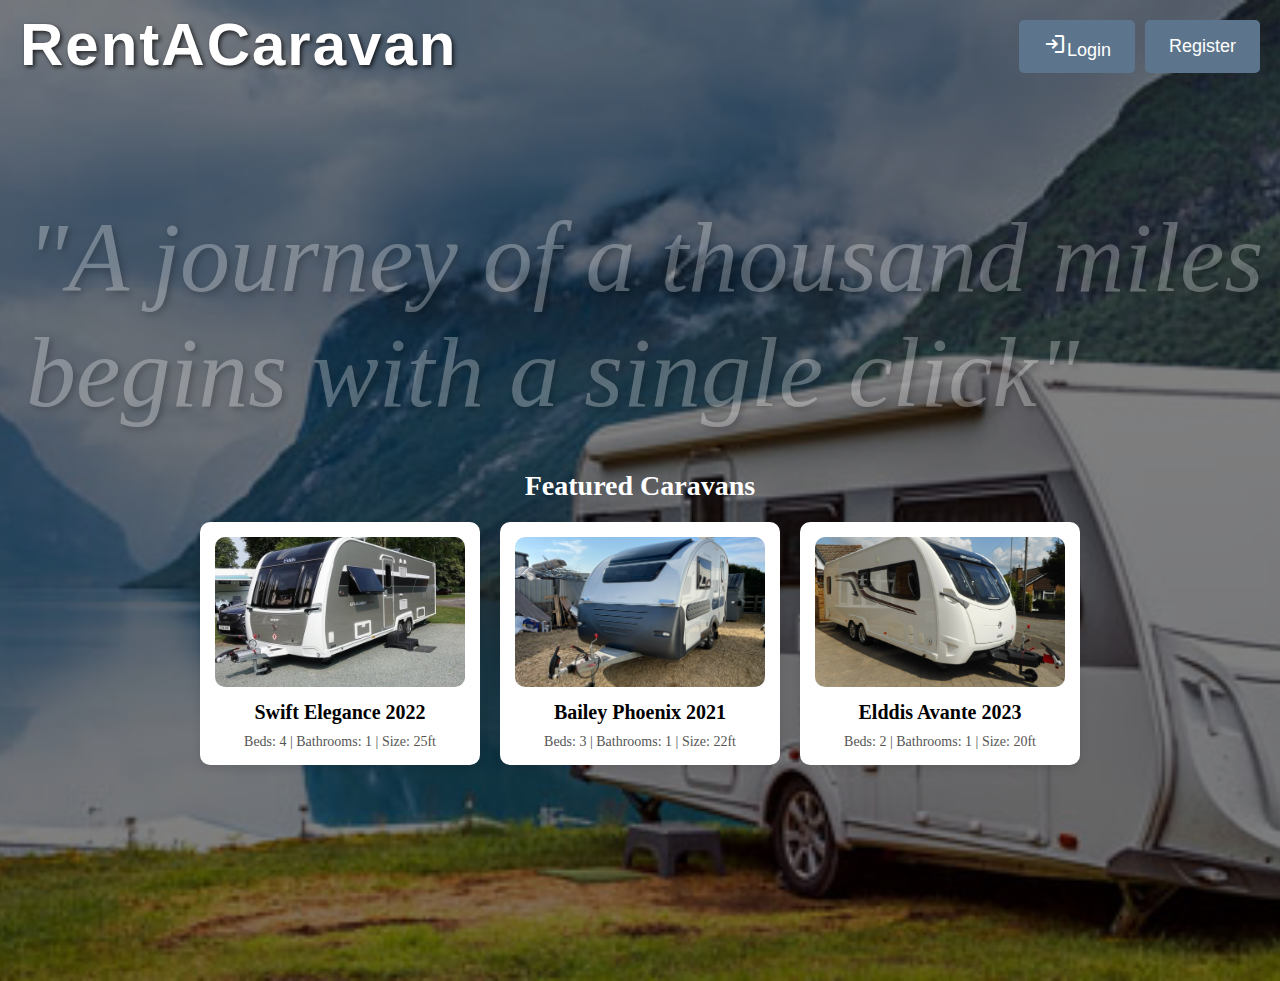
<file: index.html>
<!DOCTYPE html>
<html lang="en">
    <link rel="stylesheet" href="https://fonts.googleapis.com/css2?family=Material+Symbols+Outlined:opsz,wght,FILL,GRAD@24,400,0,0&icon_names=login" />

<head>
    <title>RentACaravan</title>
    <link rel="stylesheet" href="style.css">
</head>
<body>
    <div class="main">
        <!-- Navigation bar -->
        <nav class="navbar">
            <div class="icon">
                <h2 class="logo">RentACaravan</h2>
                <div class="quote-container">
                    <p class="quote-content">"A journey of a thousand miles<br>begins with a single click"</p>
                </div>
            </div>
            <div class="buttons">
                <button type="button" class="login"><span class="material-symbols-outlined">
                    login
                    </span>Login</button>
                <button type="button" class="register">Register</button>
            </div>
        </nav>

        <!-- Caravan Listing Section -->
        <section class="caravan-list">
            <h2 id="featcar">Featured Caravans</h2>
            <div class="caravan-container">
                <!-- Caravan 1 -->
                <div class="caravan-box">
                    <img src="caravan1.jpg" alt="Caravan 1">
                    <h3>Swift Elegance 2022</h3>
                    <p>Beds: 4 | Bathrooms: 1 | Size: 25ft</p>
                </div>

                <!-- Caravan 2 -->
                <div class="caravan-box">
                    <img src="caravan2.jpg" alt="Caravan 2">
                    <h3>Bailey Phoenix 2021</h3>
                    <p>Beds: 3 | Bathrooms: 1 | Size: 22ft</p>
                </div>

                <!-- Caravan 3 -->
                <div class="caravan-box">
                    <img src="caravan3.jpeg" alt="Caravan 3">
                    <h3>Elddis Avante 2023</h3>
                    <p>Beds: 2 | Bathrooms: 1 | Size: 20ft</p>
                </div>
            </div>
        </section>
    </div>
</body>
</html>
</file>
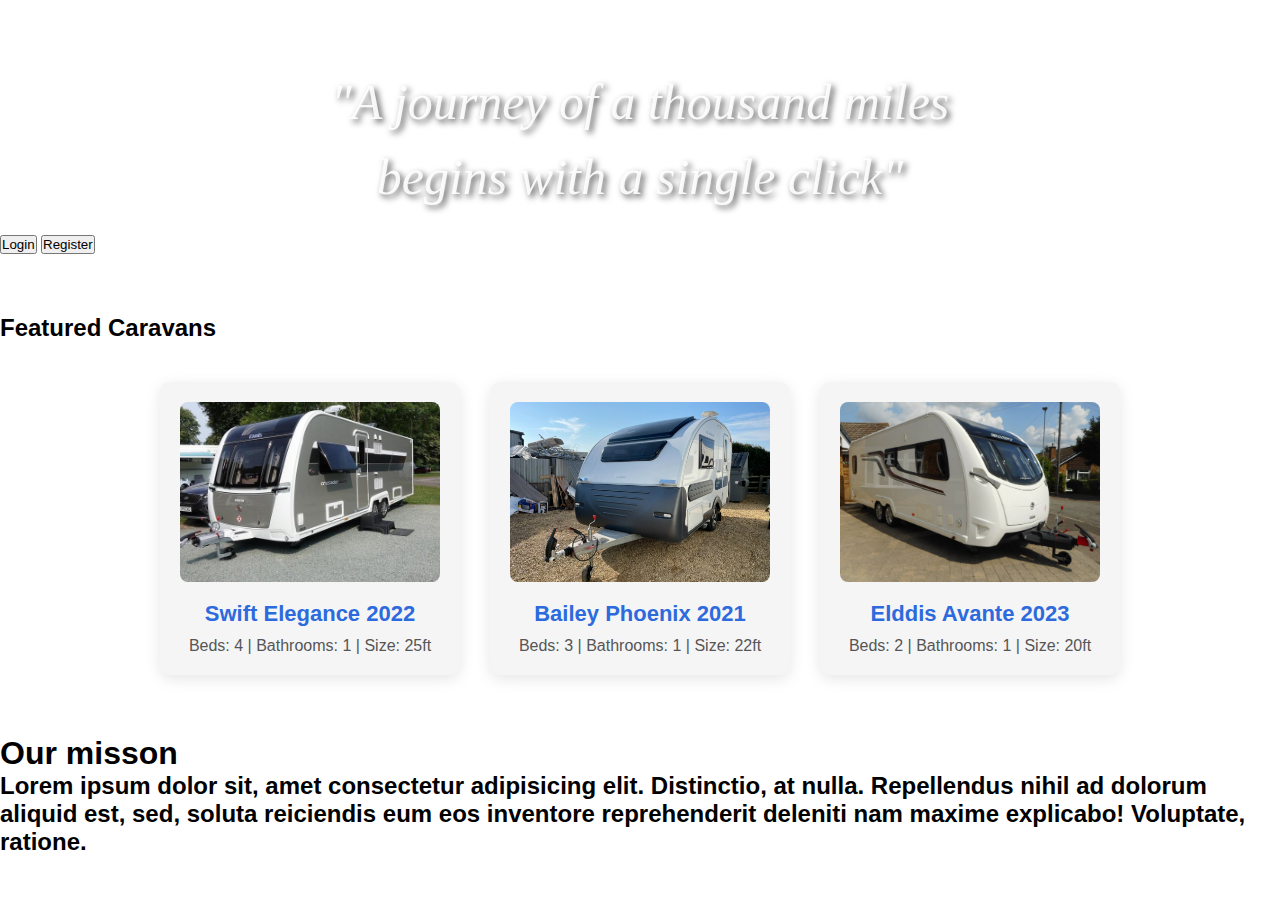
<file: pages/index.html>
<!DOCTYPE html>
<html lang="en">

<head>
    <title>RentACaravan</title>
    <link rel="stylesheet" href="style\index.css">
</head>
<body>
    <div class="main">
        <!-- Navigation bar -->
        <nav class="navbar">
            <div class="icon">
                <h2 class="logo">RentACaravan</h2>
                <div class="quote-container">
                    <p class="quote-content">"A journey of a thousand miles<br>begins with a single click"</p>
                </div>
            </div>
            <div class="buttons">
                <button type="button" class="login" onclick="window.location.href='login.html'">Login</button>
                <button type="button" class="register" onclick="window.location.href='register.html'">Register</button>
                
                    
                    
            </div>
        </nav>

        <!-- Caravan Listing Section -->
        <section class="caravan-list">
            <h2 id="featcar">Featured Caravans</h2>
            <div class="caravan-container">
                <!-- Caravan 1 -->
                <div class="caravan-box">
                    <img src="caravan1.jpg" alt="Caravan 1">
                    <h3>Swift Elegance 2022</h3>
                    <p>Beds: 4 | Bathrooms: 1 | Size: 25ft</p>
                </div>

                <!-- Caravan 2 -->
                <div class="caravan-box">
                    <img src="caravan2.jpg" alt="Caravan 2">
                    <h3>Bailey Phoenix 2021</h3>
                    <p>Beds: 3 | Bathrooms: 1 | Size: 22ft</p>
                </div>

                <!-- Caravan 3 -->
                <div class="caravan-box">
                    <img src="caravan3.jpeg" alt="Caravan 3">
                    <h3>Elddis Avante 2023</h3>
                    <p>Beds: 2 | Bathrooms: 1 | Size: 20ft</p>
                </div>
            </div>
        </section>
    </div>
    <section>
        <h1>Our misson</h1>
            <h2>Lorem ipsum dolor sit, amet consectetur adipisicing elit. Distinctio, at nulla. Repellendus nihil ad dolorum aliquid est, sed, soluta reiciendis eum eos inventore reprehenderit deleniti nam maxime explicabo! Voluptate, ratione.</h2>
    </section>
</body>
</html>
</file>
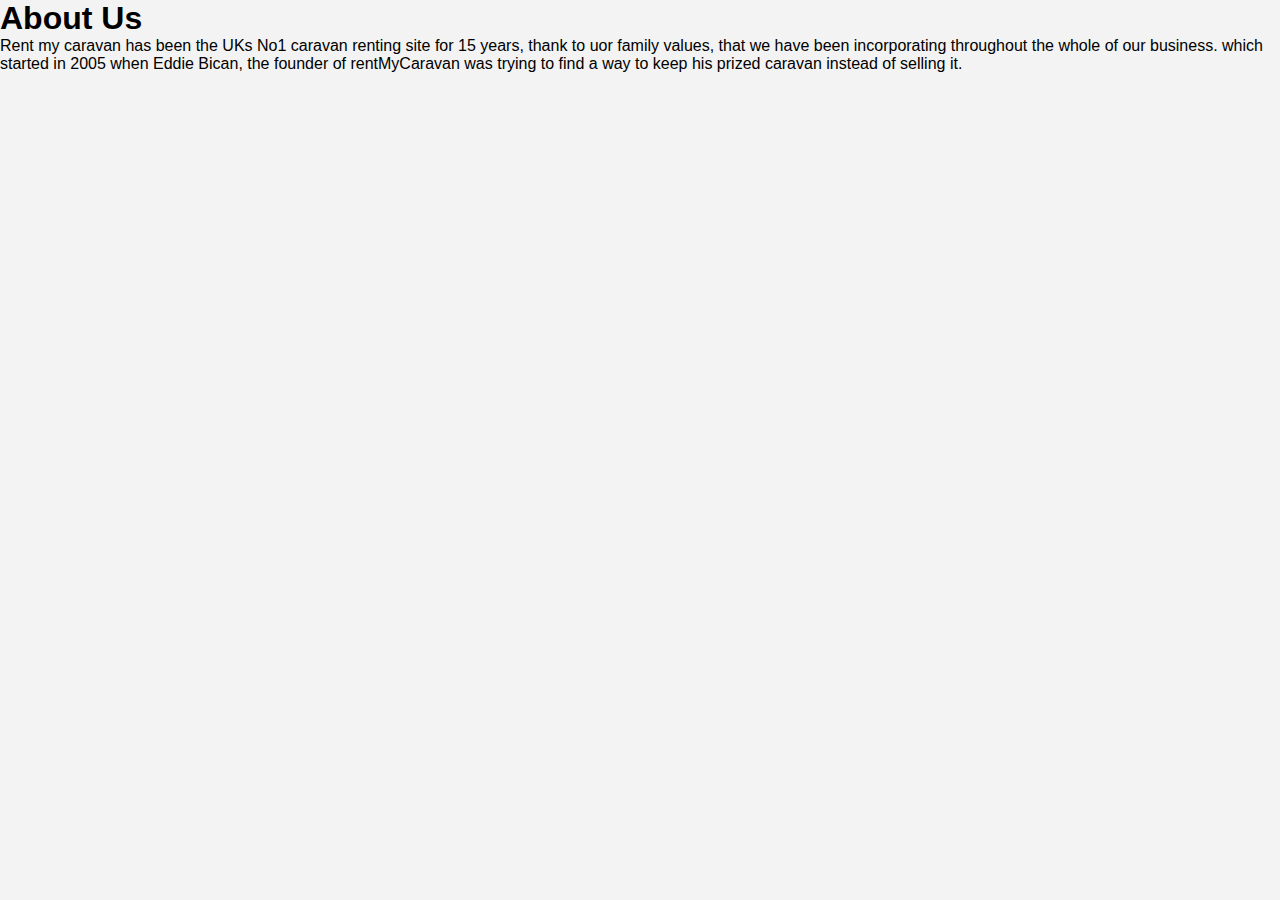
<file: pages/aboutUS.html>
<!DOCTYPE html>
<meta charset="UTF-8">
<html lang="en">
    
    <link rel="stylesheet" href="https://fonts.googleapis.com/css2?family=Material+Symbols+Outlined:opsz,wght,FILL,GRAD@24,400,0,0&icon_names=login" />

<head>
    <title>RentACaravan</title>
    <link rel="stylesheet" href="style.css">

</head>

<body>
    <h1> About Us</h1> <!-- title -->
    <p> Rent  my caravan has been the UKs No1 caravan renting site for 15 years,
         thank to uor family values, that we have been incorporating throughout 
        the whole of our business.
        which started in 2005 when Eddie Bican, the founder of rentMyCaravan was 
        trying to find a way to keep his prized caravan instead of selling it.
        
        
    </p>

    


</body>



</html>
</file>
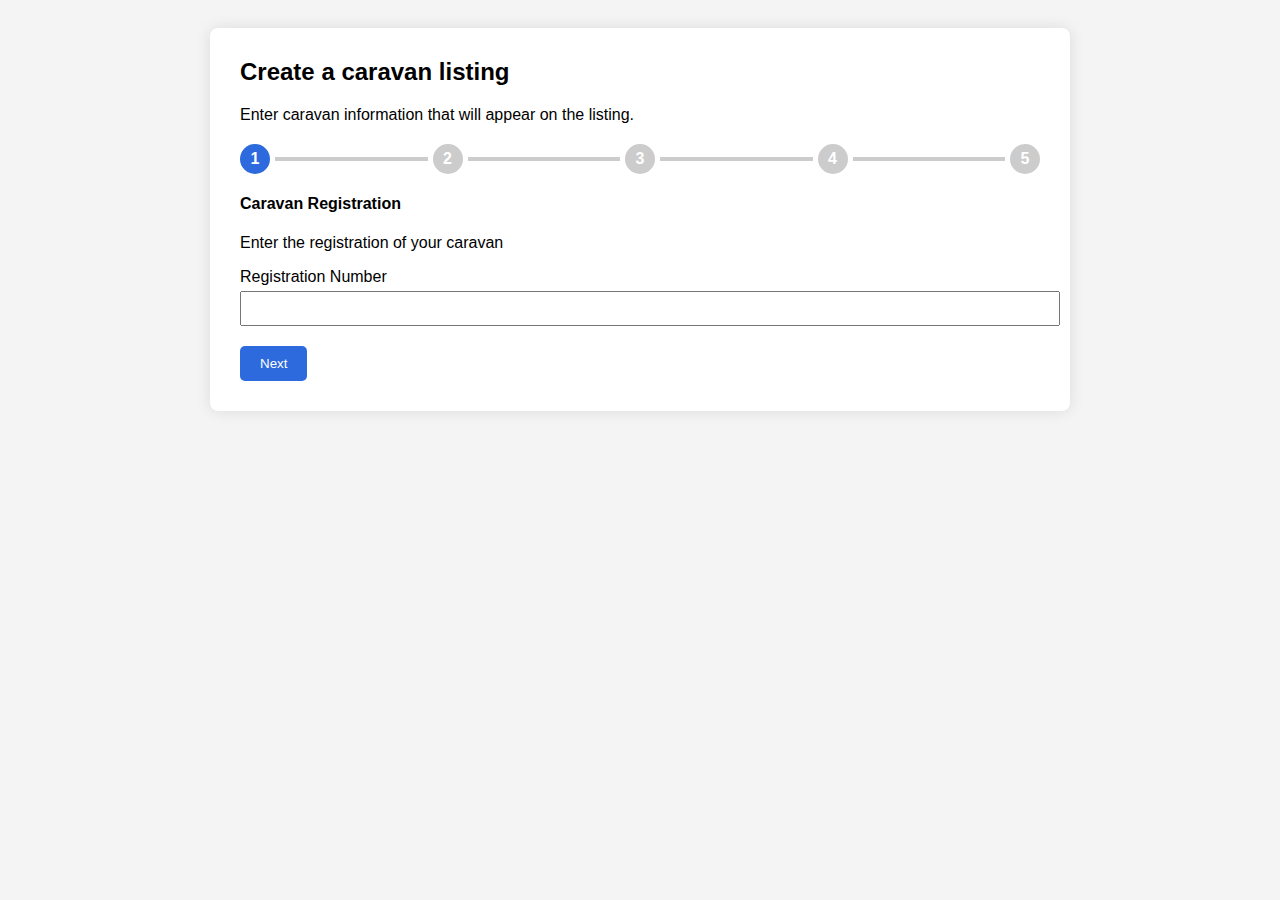
<file: pages/addCaravan.html>
<!DOCTYPE html>
<html lang="en">
<head>
  <meta charset="UTF-8">
  <title>Caravan Listing Form</title>
  <link rel="stylesheet" href="style\add-caravan.css">
  <script defer src="scripts/addCaravan.js"></script>
</head>
<body>

<form class="form" method="POST">
  <div class="header">
    <h2>Create a caravan listing</h2>
    <p>Enter caravan information that will appear on the listing.</p>
  </div>

  <div class="body">
    <div class="pagination">
      <div class="number">1</div>
      <div class="bar"></div>
      <div class="number">2</div>
      <div class="bar"></div>
      <div class="number">3</div>
      <div class="bar"></div>
      <div class="number">4</div>
      <div class="bar"></div>
      <div class="number">5</div>
    </div>
  </div>

  <div class="steps">
    <!-- Step 1 -->
    <div class="step active">
      <h4>Caravan Registration</h4>
      <p>Enter the registration of your caravan</p>
      <div class="grid">
        <div class="col">
          <label for="reg">Registration Number</label>
          <input type="text" id="reg" name="reg">
          <div class="error"></div>
        </div>
      </div>
      <div class="navigation">
        <button type="button" class="next">Next</button>
      </div>
    </div>

    <!-- Step 2 -->
    <div class="step">
      <h4>Caravan Details</h4>
      <p>What is the bodytype of the caravan?</p>
      <br>
      <div class="grid">
        <div class="col">
          <div class="radio">
            <input type="radio" id="body-trailer" name="bodyType">
            <label for="body-trailer">Trailer Caravan</label>
          </div>
        </div>
        <div class="col">
          <div class="radio">
            <input type="radio" id="body-motorhome" name="bodyType">
            <label for="body-motorhome">Motorhome Caravan</label>
          </div>
        <div class="error"></div>
        </div>
        <div class="col">
          <label for="make">Make</label>
          <input type="text" id="make" name="make">
          <div class="error"></div>
        </div>
        <div class="col">
          <label for="model">Model</label>
          <input type="text" id="model" name="model">
          <div class="error"></div>
        </div>
        <div class="col">
          <label for="year">Year</label>
          <input type="number" id="year" name="year">
          <div class="error"></div>
        </div>
        <div class="col">
          <label for="mileage">Mileage</label>
          <input type="number" id="mileage" name="mileage">
          <div class="error"></div>
        </div>
        
        <div class="col">
            <p>Select transmission type</p>
            <div class="radio">
              <input type="radio" id="trans-auto" name="transmission" value="automatic">
              <label for="trans-auto">Automatic</label>
          
              <input type="radio" id="trans-manual" name="transmission" value="manual">
              <label for="trans-manual">Manual</label>
            </div>
            <div class="error"></div>
        </div>
          
        <div class="col sleep-col">
          <div class="sleep">
              <label for="bed">Sleeps</label>
              <select name="bed" id="bed">
                <option value="1">1</option>
                <option value="2">2</option>
                <option value="3">3</option>
                <option value="4">4</option>
                <option value="5">5</option>
                <option value="6">6</option>
                <option value="7">7</option>
                <option value="8">8</option>
                <option value="more">8+</option>
              </select>
          </div>
        </div>
          
        <div class="col fuel-col">
          <div class="fuel">
            <label for="fuel">Fuel Type</label>
            <select id="fuel" name="fuel">
              <option value="petrol">Petrol</option>
              <option value="diesel">Diesel</option>
              <option value="lpg">LPG</option>
              <option value="electric">Electric</option>
            </select>
          </div>
        </div>
      </div>
      <div class="navigation">
        <button type="button" class="prev">Previous</button>
        <button type="button" class="next">Next</button>
      </div>
    </div>

    <!-- Step 3 -->
    <div class="step">
      <h4>Caravan Description</h4>
      <p><label for="description">Tell us more about your caravan and what makes it special</label></p>
      <textarea name="description" id="description" rows="6" cols="60"></textarea>
      <div class="error"></div>
      <p>Upload images of your caravan here</p>
      <input type="file" id="caravanImage" name="caravanImage">
      <div class="error"></div>
      <div class="navigation">
        <button type="button" class="prev">Previous</button>
        <button type="button" class="next">Next</button>
      </div>
    </div>

    <!-- Step 4 -->
    <div class="step">
      <h4>Caravan Location</h4>
      <p>Please tell us where the caravan is located</p>
      <div class="grid">
        <div class="col">
          <label for="address1">Address Line 1</label>
          <input type="text" id="address1" name="address1">
          <div class="error"></div>
        </div>
        <div class="col">
          <label for="address2">Address Line 2</label>
          <input type="text" id="address2" name="address2">
        </div>
        <div class="col">
          <label for="city">City</label>
          <input type="text" id="city" name="city">
          <div class="error"></div>
        </div>
        <div class="col">
          <label for="postcode">Postcode</label>
          <input type="text" id="postcode" name="postcode">
          <div class="error"></div>
        </div>
      </div>
      <div class="navigation">
        <button type="button" class="prev">Previous</button>
        <button type="button" class="next">Next</button>
      </div>
    </div>

    <!-- Step 5 -->
    <div class="step">
      <h4>Caravan Pricing</h4>
      <p>Please enter the price to rent the caravan per day</p>
      <div class="grid">
        <div class="col">
          <label for="price">Price per day</label>
          <input type="number" id="price" name="price">
          <div class="error"></div>
        </div>
      </div>
      <div class="navigation">
        <button type="button" class="prev">Previous</button>
        <button type="submit">Submit</button>
      </div>
    </div>
  </div>
</form>

</body>
</html>
</file>
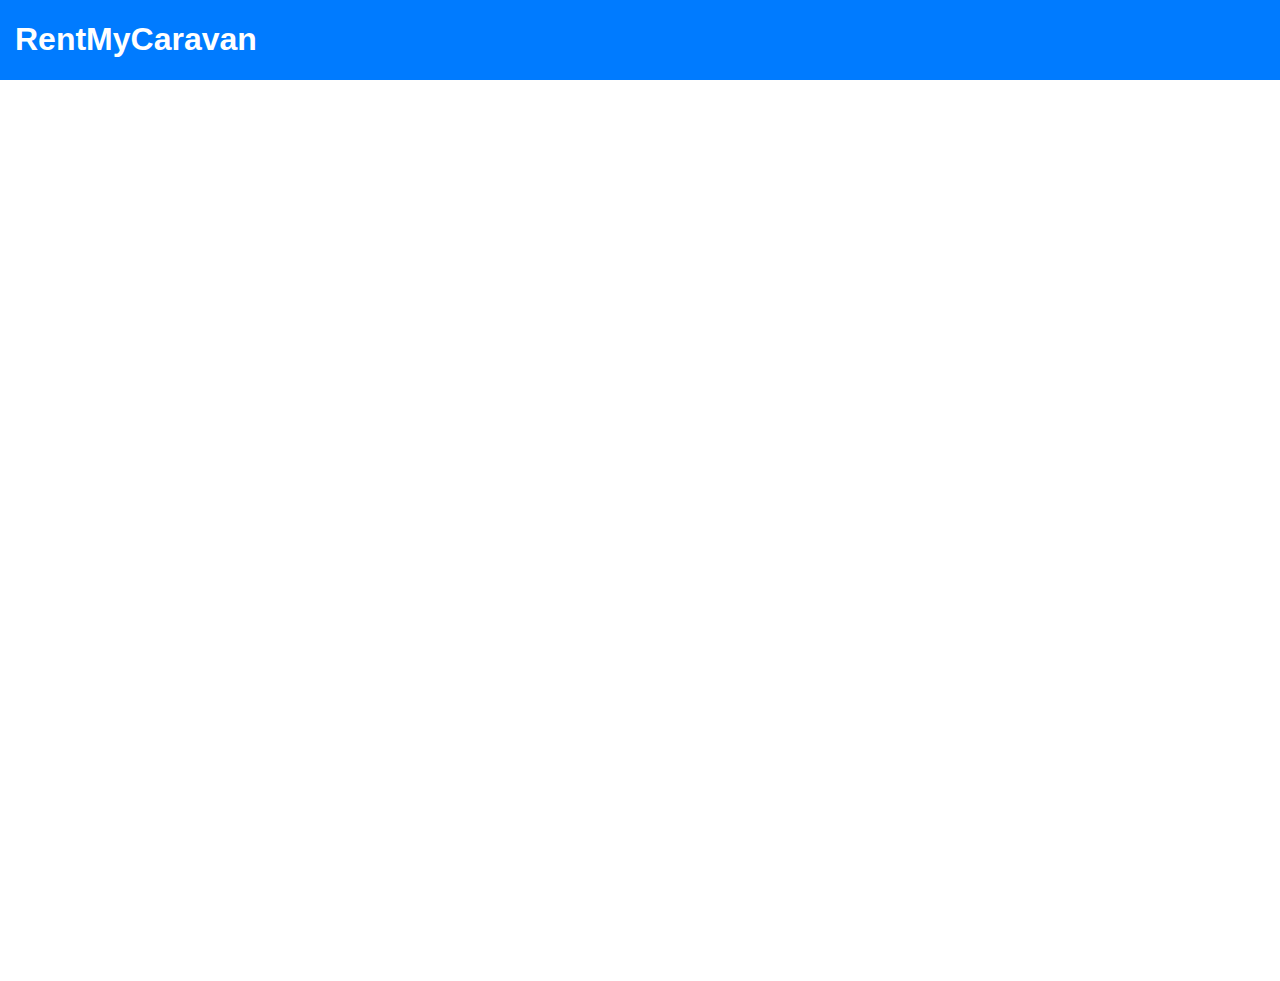
<file: pages/caravanListing.html>
<!DOCTYPE html>
<meta charset="UTF-8">
<html lang="en">
    
    <link rel="stylesheet" href="https://fonts.googleapis.com/css2?family=Material+Symbols+Outlined:opsz,wght,FILL,GRAD@24,400,0,0&icon_names=login" />

<head>
    <title>RentACaravan</title>
    <link rel="stylesheet" href="style/caravanListing.css">

</head>

<body>
    <div class="caravanListingPage">
        <div id="HeadingBorder">
            <h1 id="PageTitle"><a href="index.html">RentMyCaravan</a></h1> <!-- title -->
        </div>
        

            
        

    </div>
    

    


</body>



</html>
</file>
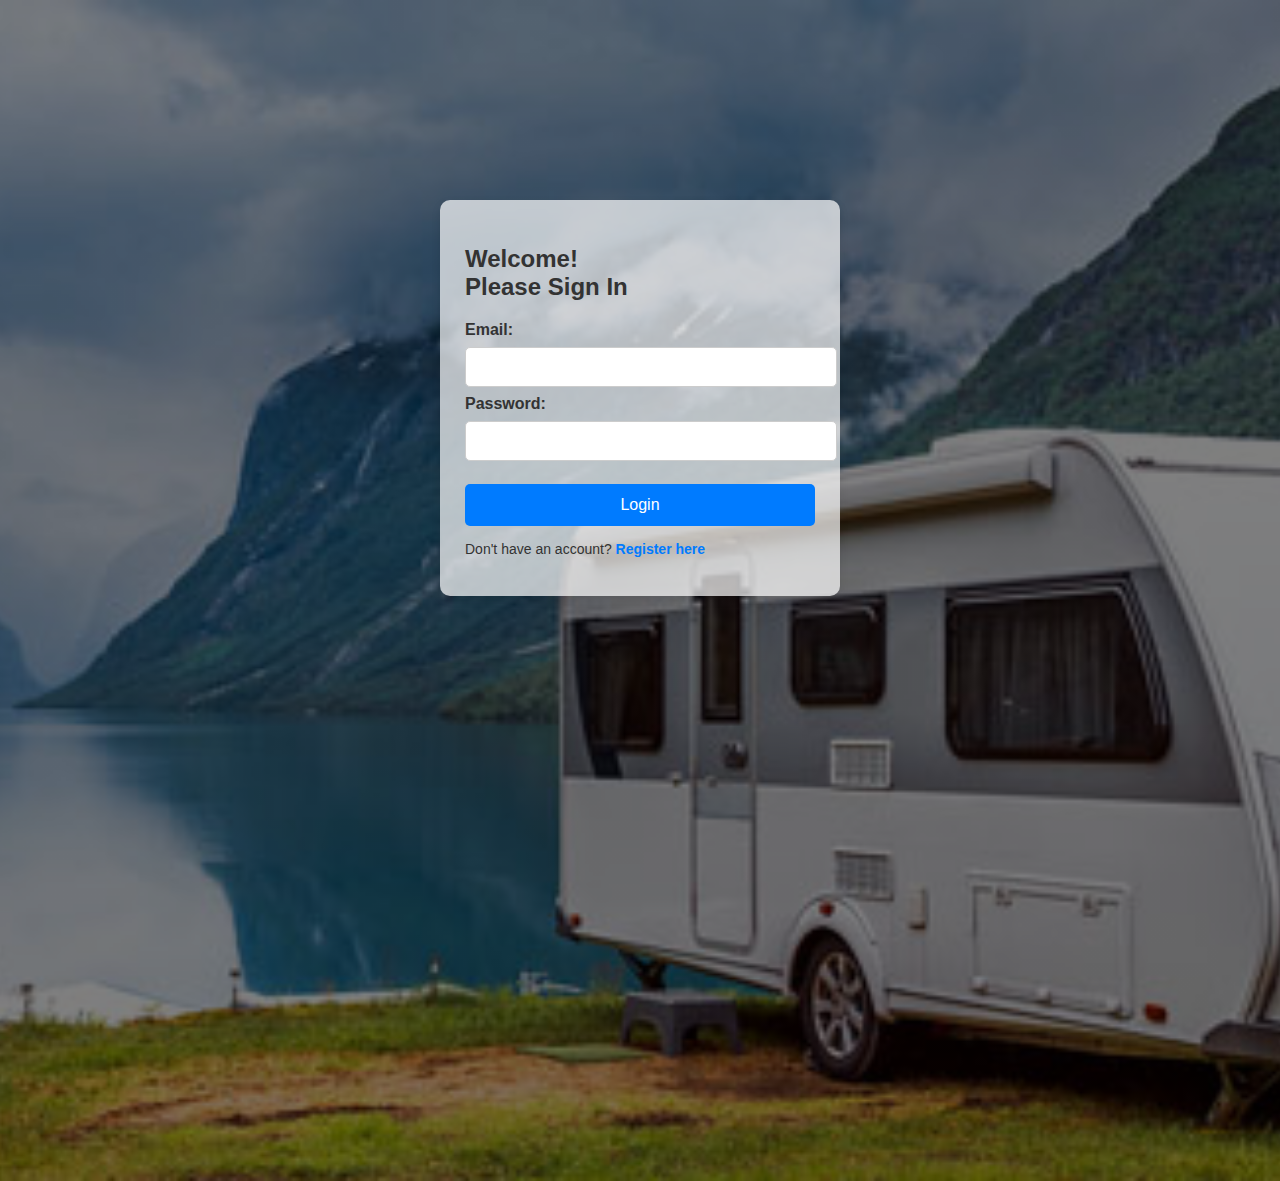
<file: pages/login.html>
<!DOCTYPE html>
<html lang="en">
<head>
    <title>Login - RentACaravan</title>
    <link rel="stylesheet" href="style/login.css">
</head>
<body>
    <div class="main-login">
        <div class="login-container">
            <h2>Welcome! <br>Please Sign In</h2>
            <form action="dashboard.html" method="POST">
                <label for="email">Email:</label>
                <input type="email" id="email" name="email" required>

                <label for="password">Password:</label>
                <input type="password" id="password" name="password" required>

                <button type="submit" class="button">Login</button>
            </form>
            <p>Don't have an account? <a href="register.html">Register here</a></p>
        </div>
    </div>
</body>
</html>
</file>
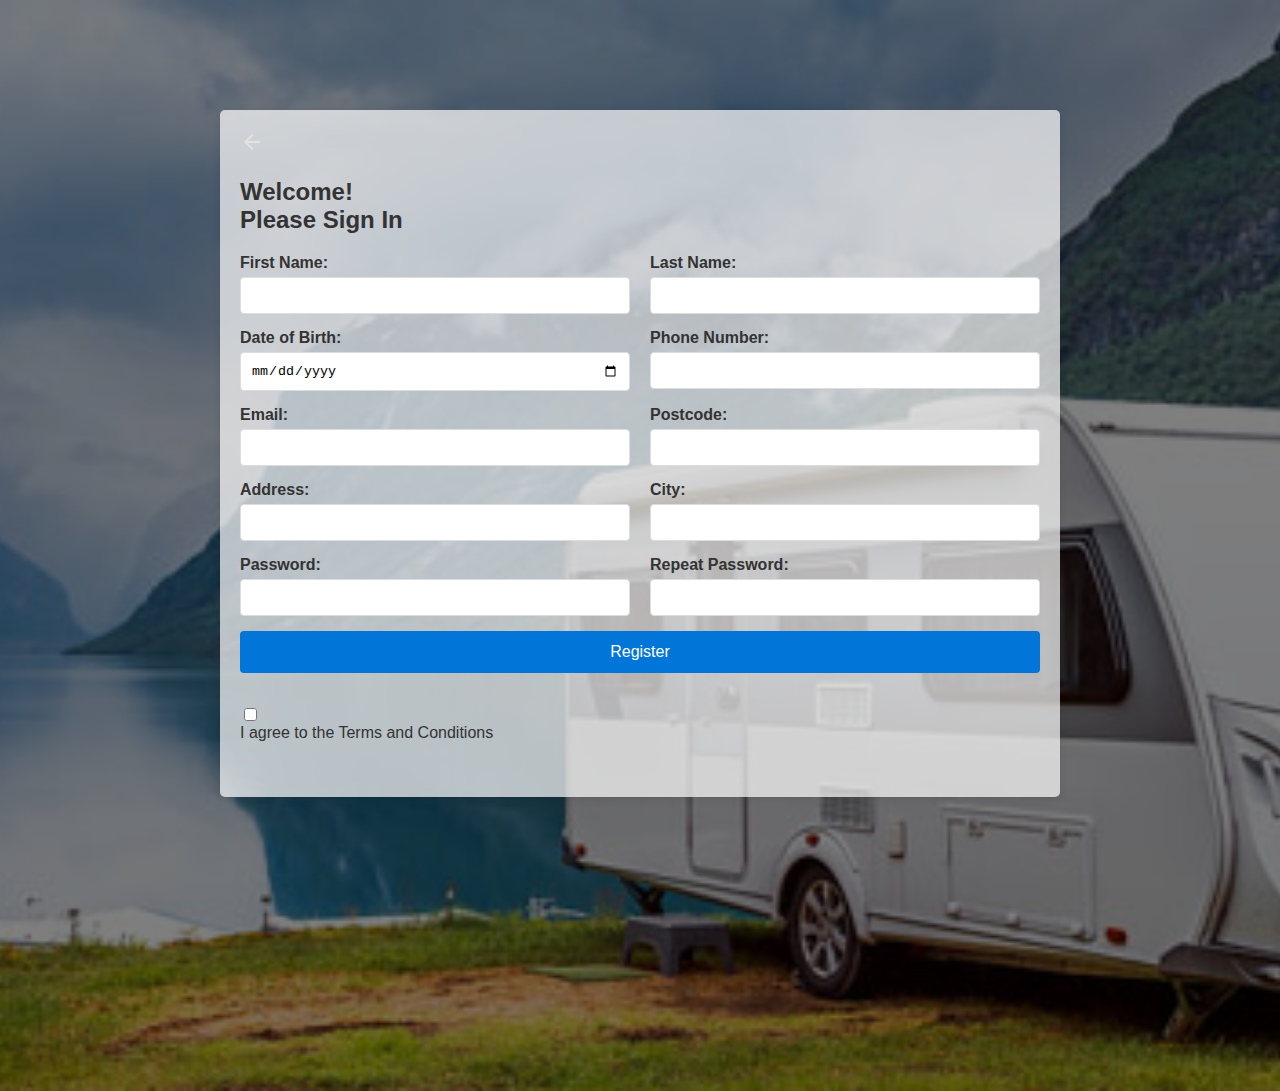
<file: pages/register.html>
<!DOCTYPE html>
<html lang="en">
<head>
    <meta charset="UTF-8">
    <meta name="viewport" content="width=device-width, initial-scale=1.0">
    <title>Registration Form</title>
    <link rel="stylesheet" href="style/reg.css">
    <script defer src="scripts/reg.js"></script>
</head>
<body>
    <div class="main-reg">
        <div class="form-container">
            <form id="registration-form">
                <a href="index.html" class="returnArrow"><img src="style/returnArrow.svg"></a>
                <h2>Welcome! <br>Please Sign In</h2>

                <div class="form-row">
                    <!-- Left Column -->
                    <div class="form-group">
                        <label for="firstName">First Name:</label>
                        <input type="text" id="firstName" name="firstName" >
                        <div class="error"></div>
                    </div>
                    
                    <!-- Right Column -->
                    <div class="form-group">
                        <label for="lastName">Last Name:</label>
                        <input type="text" id="lastName" name="lastName" >
                        <div class="error"></div>
                    </div>
                </div>

                <div class="form-row">
                    <div class="form-group">
                        <label for="dateOfBirth">Date of Birth:</label>
                        <input type="date" id="dateOfBirth" name="dateOfBirth" >
                        <div class="error"></div>
                    </div>
                    
                    <div class="form-group">
                        <label for="phoneNumber">Phone Number:</label>
                        <input type="tel" id="phoneNumber" name="phoneNumber" >
                        <div class="error"></div>
                    </div>
                </div>

                <div class="form-row">
                    <div class="form-group">
                        <label for="email">Email:</label>
                        <input type="text" id="email" name="email" >
                        <div class="error"></div>
                    </div>
                    
                    <div class="form-group">
                        <label for="postcode">Postcode:</label>
                        <input type="text" id="postcode" name="postcode" >
                        <div class="error"></div>
                    </div>
                </div>

                <div class="form-row">
                    <div class="form-group">
                        <label for="address">Address:</label>
                        <input type="text" id="address" name="address" >
                        <div class="error"></div>
                    </div>
                    
                    <div class="form-group">
                        <label for="city">City:</label>
                        <input type="text" id="city" name="city" >
                        <div class="error"></div>
                    </div>
                </div>
                
                
                <div class="form-row">
                    <div class="form-group">
                        <label for="password">Password:</label>
                        <input type="password" id="password" name="password" >
                        <div class="error"></div>
                    </div>
                    
                    <div class="form-group">
                        <label for="repeatPassword">Repeat Password:</label>
                        <input type="password" id="repeatPassword" name="repeatPassword" >
                        <div class="error"></div>
                    </div>
                </div>                              

                <div class="form-row">
                    <div class="form-group full-width">
                        <button type="submit" class="btn-register">Register</button>
                    </div>
                    <div class="form-group">
                        <div class="checkbox-group">
                            <input type="checkbox" id="termsConditions" name="termsConditions" >
                            <label for="termsConditions" style="display: inline; font-weight: normal;">I agree to the Terms and Conditions</label>
                        </div>
                    </div>
                </div>
            </form>
        </div>
    </div>
</body>
</html>
</file>
<file: style.css>
*{
    margin: 0;
    padding: 0;
}

.main{
    width: 100%;
    background: linear-gradient(to top, rgba(0,0,0,0.5)70%, rgba(0,0,0,0.5)70%), url(background.jpg);
    background-position: center;
    background-size: cover;
    height: 109vh;
}

.logo{
    color: white;
    font-size: 60px;
    font-family: Arial;
    font-weight: bold;
    text-shadow: 2px 2px 4px rgba(0, 0, 0, 0.7);
    letter-spacing: 2px;
    padding-left: 20px;
    float: left;
    padding-top: 10px;

}

.quote-container{
    color: white;
    font-size: 100px;
    font-family: "Lucida Handwriting";
    font-style: italic;
    color: rgba(255, 255, 255, 0.9);
    text-shadow: 3px 3px 6px rgba(0, 0, 0, 0.7);
    text-align: left;
    display: block;
    margin-top: 10;
    width: 100%;
    padding-top: 200px;
    padding-left: 26px;
    opacity: 30%;
}

.buttons {
    position: absolute;
    top: 20px;
    right: 20px;
    display: flex;
    gap: 10px;
    
}

.material-symbols-outlined {
  FILL: 0;
  weight: 400;
  GRADIENT: 0;
  opsz: 24;
}

.buttons button {
    padding: 12px 24px;  
    font-size: 18px;
    border: none;
    background-color: #5d758c; 
    color: white;
    border-radius: 5px;
    cursor: pointer;
}

.buttons button:hover {
    background-color: #415363; 
}
/* Caravan Listing Section */
.caravan-list {
    text-align: center;
    padding: 40px;
}

.caravan-list h2 {
    font-size: 28px;
    margin-bottom: 20px;
}

/* Grid Layout for Caravans */
.caravan-container {
    display: flex;
    justify-content: center;
    gap: 20px;
    flex-wrap: wrap;
}

/* Caravan Box Styling */
.caravan-box {
    background: white;
    border-radius: 10px;
    box-shadow: 0px 4px 10px rgba(0, 0, 0, 0.1);
    padding: 15px;
    width: 250px;
    text-align: center;
    transition: transform 0.3s ease-in-out;
}

.caravan-box:hover {
    transform: scale(1.05);
}

/* Caravan Image Styling */
.caravan-box img {
    width: 100%;
    height: 150px;
    object-fit: cover;
    border-radius: 10px;
}

/* Caravan Title */
.caravan-box h3 {
    font-size: 20px;
    margin: 10px 0;
}

/* Caravan Details */
.caravan-box p {
    font-size: 14px;
    color: #555;
}

#featcar{
    color: white;
}
</file>
<file: pages/style.css>
*{
    margin: 0;
    padding: 0;
}

.main{
    width: 100%;
    background: linear-gradient(to top, rgba(0,0,0,0.5)70%, rgba(0,0,0,0.5)70%), url(background.jpg);
    background-position: center;
    background-size: cover;
    height: 109vh;
}

.logo{
    color: white;
    font-size: 60px;
    font-family: Arial;
    font-weight: bold;
    text-shadow: 2px 2px 4px rgba(0, 0, 0, 0.7);
    letter-spacing: 2px;
    padding-left: 20px;
    float: left;
    padding-top: 10px;

}

.quote-container{
    color: white;
    font-size: 100px;
    font-family: "Lucida Handwriting";
    font-style: italic;
    color: rgba(255, 255, 255, 0.9);
    text-shadow: 3px 3px 6px rgba(0, 0, 0, 0.7);
    text-align: left;
    display: block;
    margin-top: 10;
    width: 100%;
    padding-top: 200px;
    padding-left: 26px;
    opacity: 30%;
}

.buttons {
    position: absolute;
    top: 20px;
    right: 20px;
    display: flex;
    gap: 10px;
    
}

.buttons button {
    padding: 12px 24px;  
    font-size: 18px;
    border: none;
    background-color: #5d758c; 
    color: white;
    border-radius: 5px;
    cursor: pointer;
}

.buttons button:hover {
    background-color: #415363; 
}
/* Caravan Listing Section */
.caravan-list {
    text-align: center;
    padding: 40px;
}

.caravan-list h2 {
    font-size: 28px;
    margin-bottom: 20px;
}

/* Grid Layout for Caravans */
.caravan-container {
    display: flex;
    justify-content: center;
    gap: 20px;
    flex-wrap: wrap;
}

/* Caravan Box Styling */
.caravan-box {
    background: #bfc0c1;
    border-radius: 10px;
    box-shadow: 0px 4px 10px rgba(0, 0, 0, 0.1);
    padding: 15px;
    width: 250px;
    text-align: center;
    transition: transform 0.3s ease-in-out;
}

.caravan-box:hover {
    transform: scale(1.05);
}

/* Caravan Image Styling */
.caravan-box img {
    width: 100%;
    height: 150px;
    object-fit: cover;
    border-radius: 10px;
}

/* Caravan Title */
.caravan-box h3 {
    font-size: 20px;
    margin: 10px 0;
}

/* Caravan Details */
.caravan-box p {
    font-size: 14px;
    color: #000000;
}

#featcar{
    color: white;
}



/* LOGIN PAGE */

.main-login{
    width: 100%;
    overflow: hidden;
    background: linear-gradient(to top, rgba(0,0,0,0.5)50%, rgba(0,0,0,0.5)50%), url(background.jpg);
    background-position: center;
    background-size: cover;
    height: 100vh;
}

.login-container {
    width: 350px; 
    margin: 100px auto; 
    padding: 25px;
    background: white;
    box-shadow: 0px 4px 10px rgba(0, 0, 0, 0.1);
    border-radius: 10px;
    text-align: center;
}

/* Title */
.login-container h2 {
    margin-bottom: 20px;
    font-size: 24px;
    font-weight: bold;
}

/* Form fields */
.login-container input {
    width: 100%;
    padding: 10px;
    margin: 8px 0;
    border: 1px solid #ccc;
    border-radius: 5px;
    font-size: 16px;
}

/* Login button */
.login-container button {
    width: 100%;
    padding: 12px;
    background: #007bff;
    color: white;
    border: none;
    border-radius: 5px;
    cursor: pointer;
    font-size: 16px;
    margin-top: 15px;
}

.login-container button:hover {
    background: #0056b3;
}

/* Register link */
.login-container p {
    margin-top: 15px;
    font-size: 14px;
}
.login-container a {
    color: #007bff;
    text-decoration: none;
    font-weight: bold;
}
.login-container a:hover {
    text-decoration: underline;
}


/* REGISTER PAGE */

/* General page layout */

.register-main{
    width: 100%;
    background: linear-gradient(to top, rgba(0,0,0,0.5)50%, rgba(0,0,0,0.5)50%), url(background.jpg);
    background-position: center;
    background-size: cover;
    height: 100vh;
}

body {
    font-family: Arial, sans-serif;
    margin: 0;
    padding: 0;
    background-color: #f3f3f3;
}

/* Centering the form */
.register-main {
    display: flex;
    justify-content: center;
    align-items: center;
    height: 100vh;
}

/* Container for the form */
.register-container {
    background-color: #fff;
    padding: 40px;
    width: 700px; /* Wider width */
    border-radius: 10px;
    box-shadow: 0 0 15px rgba(0, 0, 0, 0.1);
}

/* Form heading */
.register-container h2 {
    margin-bottom: 30px;
}

/* Form fields styling */
form label {
    display: block;
    margin-top: 15px;
    font-weight: bold;
}

form input[type="text"],
form input[type="email"],
form input[type="password"],
form input[type="date"],
form input[type="tel"] {
    width: 100%;
    padding: 10px;
    margin-top: 5px;
    border: 1px solid #ccc;
    border-radius: 6px;
    box-sizing: border-box;
}

/* Checkbox alignment */
form label input[type="checkbox"] {
    width: auto;
    margin-right: 8px;
}

/* Submit button */
form button[type="submit"] {
    margin-top: 20px;
    padding: 12px;
    width: 100%;
    background-color: #0077cc;
    color: white;
    border: none;
    border-radius: 6px;
    font-size: 16px;
    cursor: pointer;
}

form button[type="submit"]:hover {
    background-color: #005fa3;
}

/* Links */
.register-container p {
    margin-top: 20px;
    font-size: 14px;
}

.register-container a {
    color: #0077cc;
    text-decoration: none;
}
</file>
<file: pages/style/caravanListing.css>
/*About us page*/

/*defining the animation for the heading*/
@keyframes fade-in {
    from{
        opacity: 0;

    }
    to{
opacity: 1;    }
}



/*HEADING COMPONENT */
#PageTitle {
    font-weight: bold;
    text-align: left;
    color: #fff;
    font-family: Arial;
    padding-left: 15px;
    /*animation for heading*/
    animation-name: fade-in;
    animation-duration: 0.5s;
    animation-timing-function: ease-in;
    
}
/*adding colour and hover*/
#PageTitle a{
    color: white;
    text-decoration: none;
    
}





#HeadingBorder{
    background-color: #007bff;
    
        
    text-align: left;
    width: 100%;

    background-color: #007bff;
    height: 80px; /* adjust as needed */
    display: flex;
    align-items: left;
    justify-content: left;
    width: 100%;
    color: black;
    



    
}





/*body component*/
body {
    width: 100%;
    font-family: Arial;

    /*background: linear-gradient(to top, rgba(0,0,0,0.5)70%, rgba(0,0,0,0.5)70%), url(background.jpg);*/
    background-color: white;
    background-position: center;
    background-size: cover;
    height: 109vh;
    overflow: hidden;
    margin: 0;
  padding: 0;
  object-fit: fill;
}


/*for text*/
#caravanListingTitle{
    padding-left: 100px;

}
#caravanListingIntro{
    font-size: small;

    padding: 20px;
    align-items: center;
    display: flex;
    
    
    margin: 20px 20px 20px 20px;

}
</file>
<file: pages/style/login.css>
body {
    font-family: Arial, sans-serif;
    margin: 0;
    
    color: #333;
    width: 100%;
    background: linear-gradient(to top, rgba(0,0,0,0.5)70%, rgba(0,0,0,0.5)70%), url(background.jpg);
    background-position: center;
    background-size: cover;
    height: 109vh
}

.login-container { /*Login container*/
    width: 350px; 
    margin: 200px auto; 
    padding: 25px;
    background: rgba(255, 255, 255, 0.70);
    box-shadow: 0px 4px 10px rgba(0, 0, 0, 0.1);
    border-radius: 10px;
    text-align: left;
}

.login-container h2 { /*Login title*/
    margin-bottom: 20px;
    font-size: 24px;
    font-weight: bold;
}

.login-container input { /*Login input fields*/
    width: 100%;
    padding: 10px;
    margin: 8px 0;
    border: 1px solid #ccc;
    border-radius: 5px;
    font-size: 16px;
}

label {
    font-weight: bold;
}

.inputValidation { /*Validation colour border*/
    flex-direction: column;
    padding: 0 10px;
    margin-bottom: 15px;
    flex: 0 0 50%;
    box-sizing: border-box;
}

.inputValidation input {
    border: 2px solid #f0f0f0;
    display: block
}

.inputValidation input:focus {
    outline: 0;
}

.inputValidation.success input { /*Valid input border*/
    border-color: #09c372;

}

.inputValidation.error input { /*Invalid input border*/
    border-color: #ff3860;

}

.error .error { /*Error text colour*/
    color: #ff3860;
}

.login-container button { /*Login button*/
    width: 100%;
    padding: 12px;
    background: #007bff;
    color: white;
    border: none;
    border-radius: 5px;
    cursor: pointer;
    font-size: 16px;
    margin-top: 15px;
}

.login-container button:hover {
    background: #0056b3;
}

.login-container p {
    margin-top: 15px;
    font-size: 14px;
}
.login-container a {
    color: #007bff;
    text-decoration: none;
    font-weight: bold;
}
.login-container a:hover {
    text-decoration: underline;
}
</file>
<file: pages/style/reg.css>
body {
    font-family: Arial, sans-serif;
    margin: 0;
    
    color: #333;

    width: 100%;
    background: linear-gradient(to top, rgba(0,0,0,0.5)70%, rgba(0,0,0,0.5)70%), url(background.jpg);
    background-position: center;
    background-size: cover;
    height: 109vh;
}


.form-container {
    background-color: rgba(255, 255, 255, 0.70);
    max-width: 800px;
    
    margin:  auto;
    margin-top: 110px;

    padding: 20px;
    border-radius: 5px;
    box-shadow: 0 2px 10px rgba(0,0,0,0.1);
}

.form-row {
    display: flex;
    flex-wrap: wrap;
    margin: 0 -10px;
}
.form-group {
    flex-direction: column;
    padding: 0 10px;
    margin-bottom: 15px;
    flex: 0 0 50%;
    box-sizing: border-box;
}

.form-group input {
    border: 2px solid #f0f0f0;
    display: block
}

.form-group input:focus {
    outline: 0;
}

.form-group.success input {
    border-color: #09c372;

}

.form-group.error input {
    border-color: #ff3860;

}

.error .error {
    color: red;
    font-size: 0.9rem;
    margin-top: 5px;
}

label {
    display: block;
    margin-bottom: 5px;
    font-weight: bold;
}
input[type="text"],
input[type="email"],
input[type="password"],
input[type="date"],
input[type="tel"] {
    width: 100%;
    padding: 10px;
    border: 1px solid #ddd;
    border-radius: 4px;
    box-sizing: border-box;
}
.full-width {
    flex: 0 0 100%;
}
.checkbox-group {
    margin: 20px 0;
}
.button-group {
    margin-top: 10px;
}
.btn-register {
    background-color: #0275d8;
    color: white;
    border: none;
    padding: 12px;
    width: 100%;
    border-radius: 4px;
    cursor: pointer;
    font-size: 16px;
}
.btn-register:hover {
    background-color: #0267bf;
}
@media (max-width: 600px) {
    .form-group {
        flex: 0 0 100%;
    }
}
</file>
